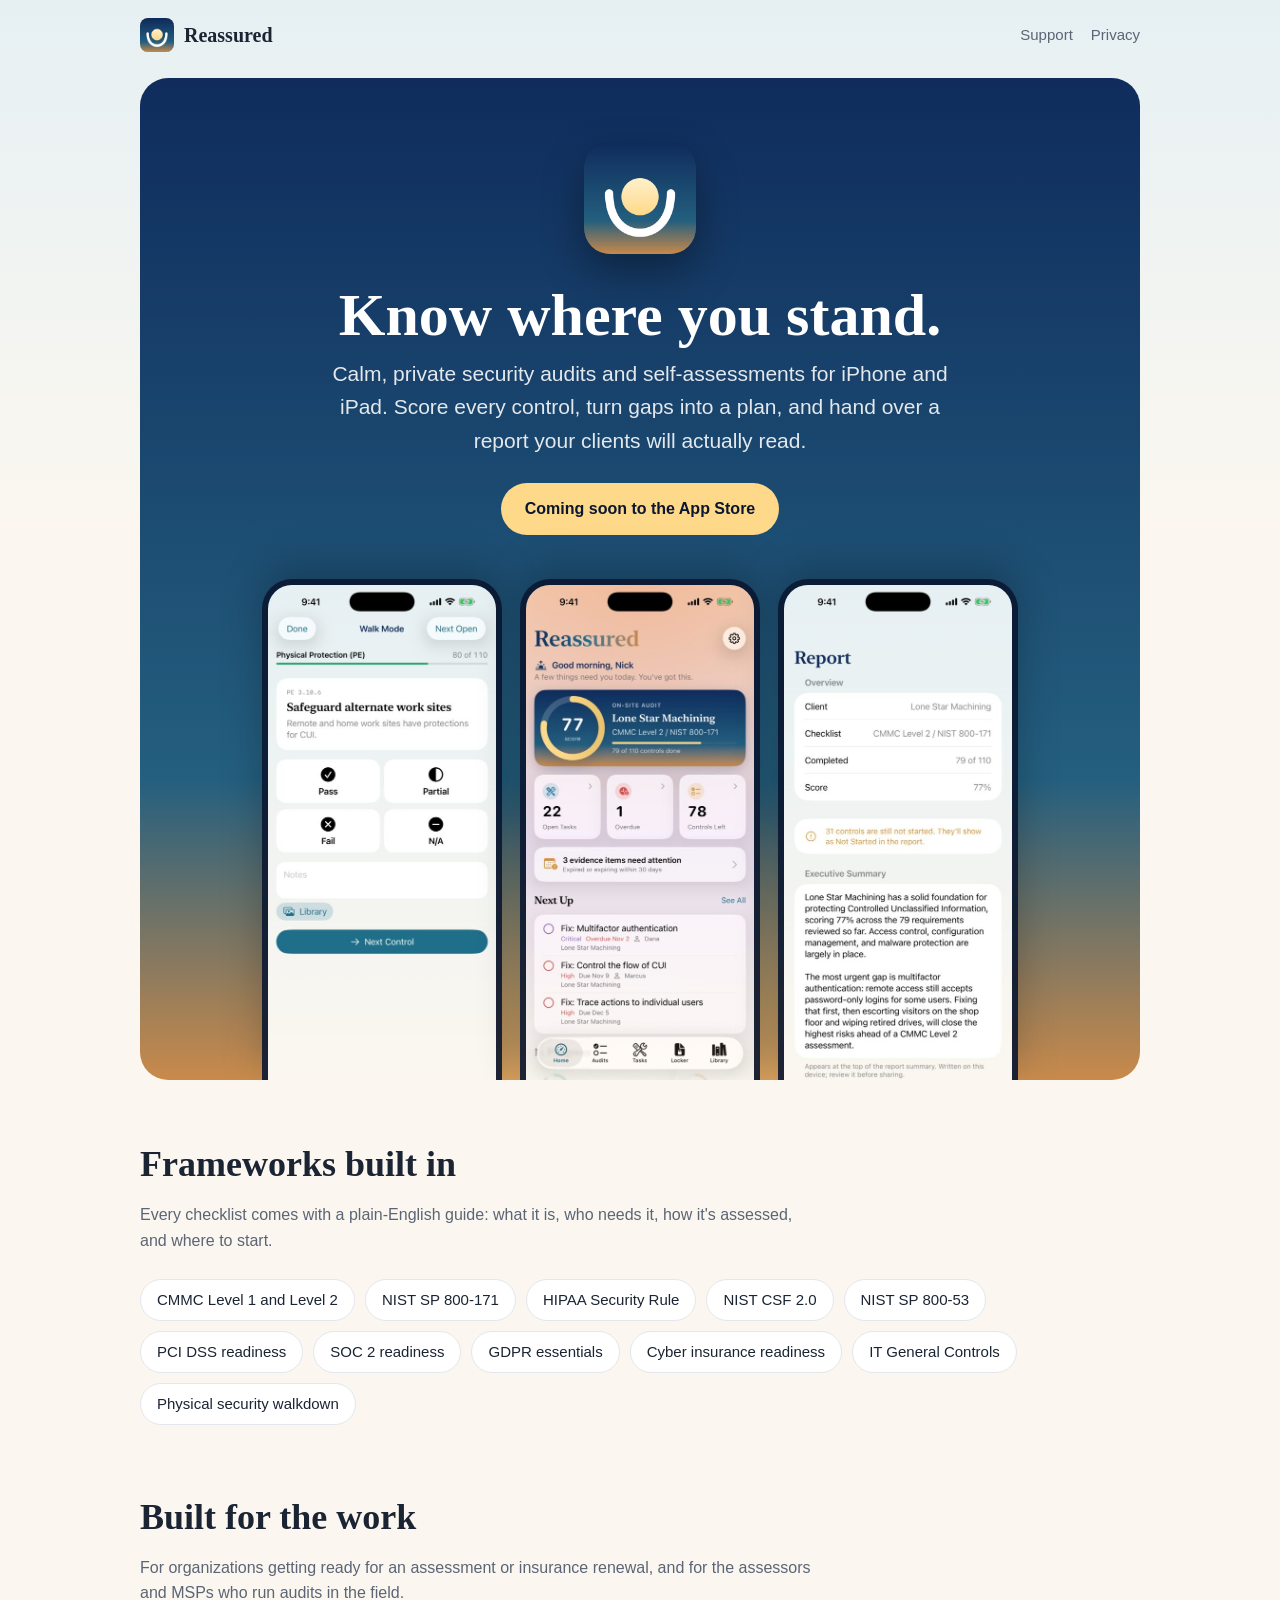
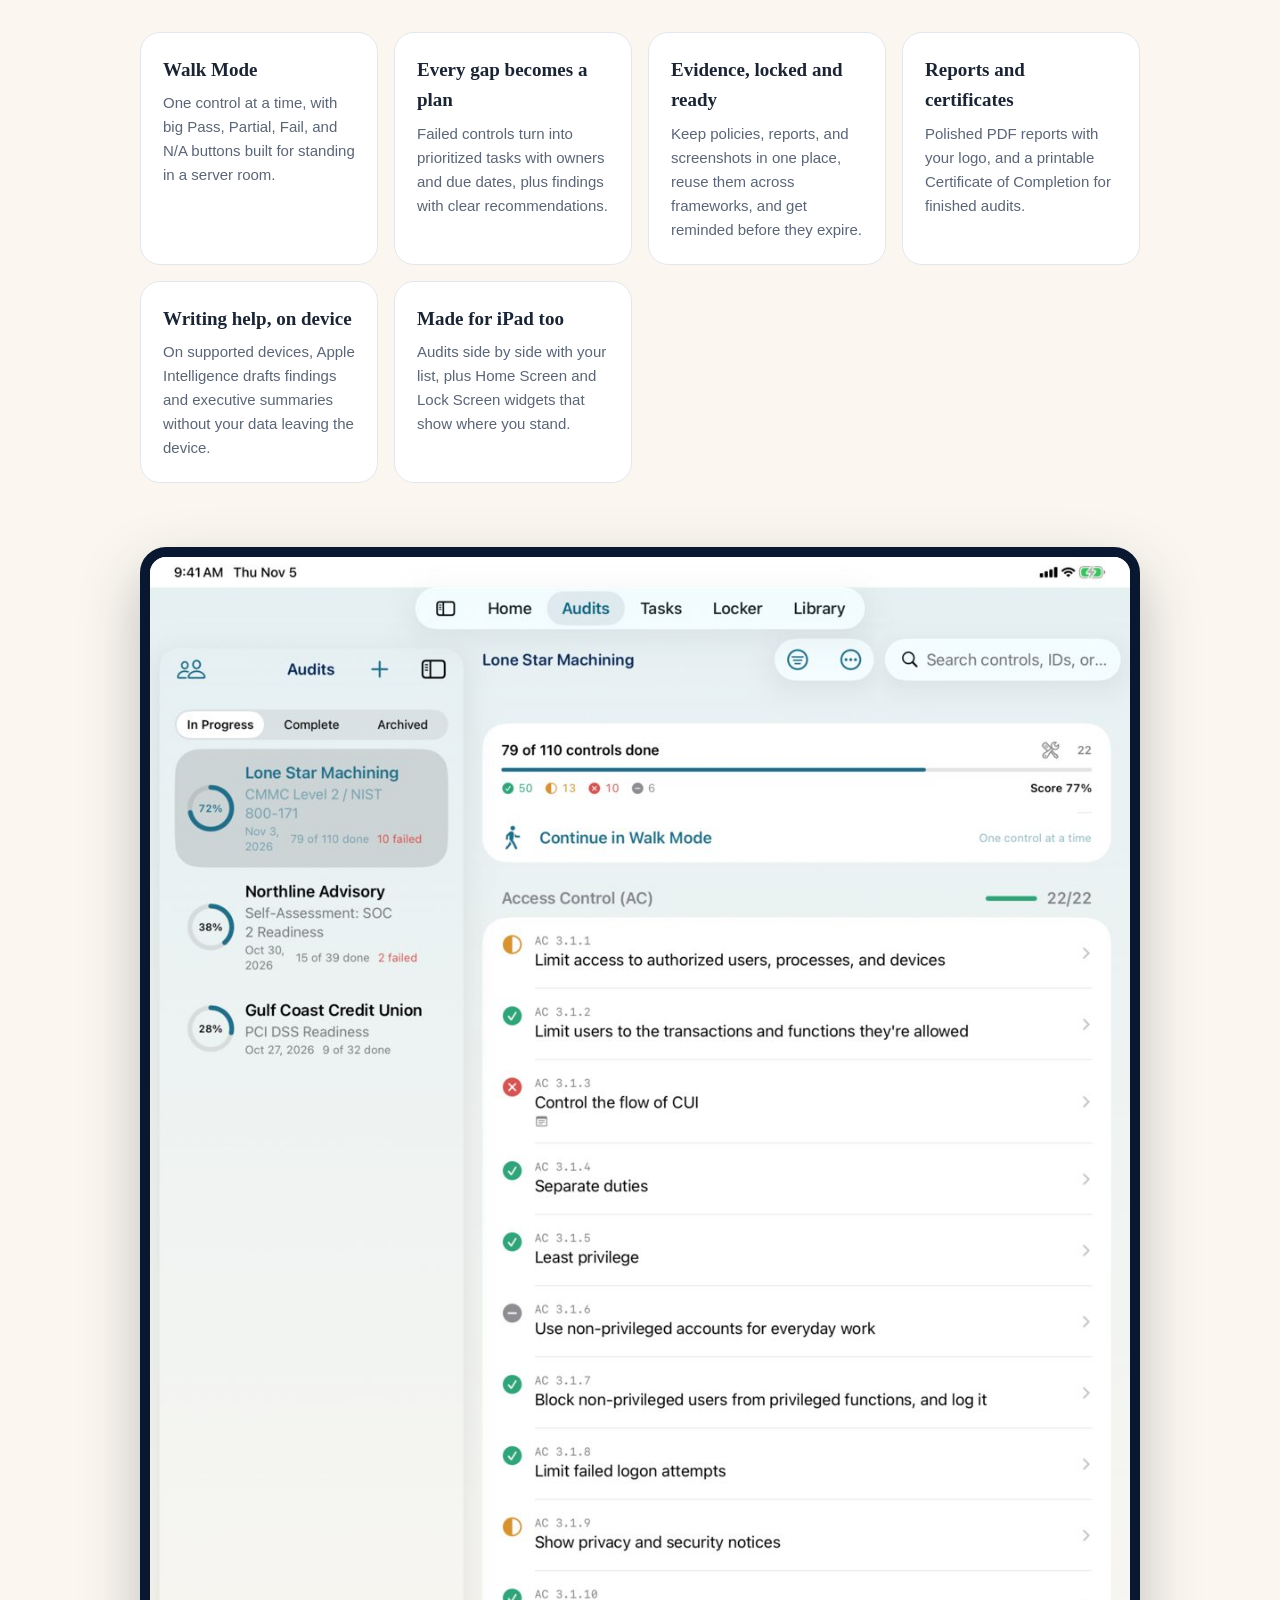
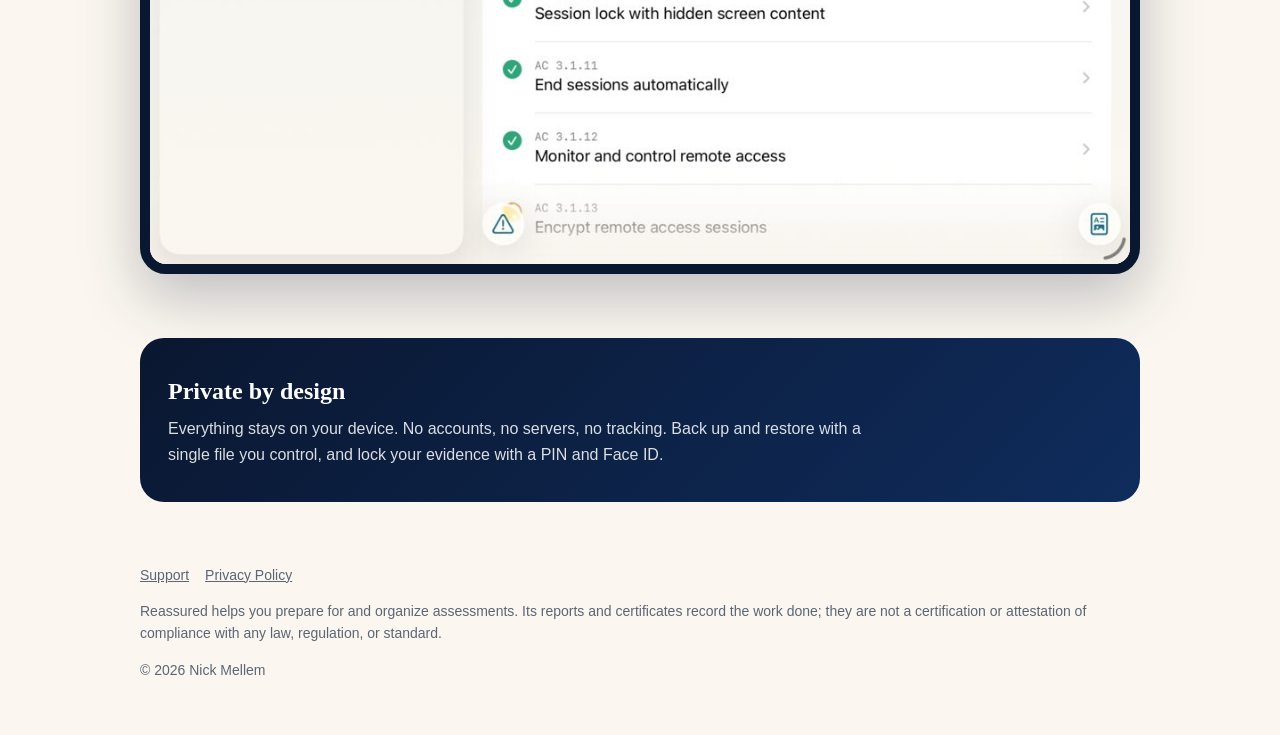
<file: site/index.html>
<!doctype html>
<html lang="en">
<head>
  <meta charset="utf-8">
  <meta name="viewport" content="width=device-width, initial-scale=1">
  <title>Reassured: Compliance Audits</title>
  <meta name="description" content="Calm, private security audits and self-assessments for iPhone and iPad. CMMC, HIPAA, SOC 2, PCI, NIST, and cyber insurance readiness built in.">
  <meta name="theme-color" content="#0F2C5C">
  <link rel="icon" href="images/favicon.png">
  <link rel="apple-touch-icon" href="images/icon.png">
  <link rel="stylesheet" href="styles.css">
</head>
<body>
  <div class="wrap">
    <header class="site">
      <a class="brand serif" href="index.html"><img src="images/icon.png" alt="">Reassured</a>
      <nav><a href="support.html">Support</a><a href="privacy.html">Privacy</a></nav>
    </header>

    <div class="hero">
      <img class="icon" src="images/icon.png" alt="Reassured app icon">
      <h1>Know where you stand.</h1>
      <p class="lede">Calm, private security audits and self-assessments for iPhone and iPad. Score every control, turn gaps into a plan, and hand over a report your clients will actually read.</p>
      <span class="badge soon">Coming soon to the App Store</span>
      <div class="shots">
        <img src="images/02-walk.jpg" alt="Walk Mode, one control at a time">
        <img src="images/01-home.jpg" alt="Home with the score and next steps">
        <img src="images/06-report.jpg" alt="A finished report">
      </div>
    </div>

    <section>
      <h2>Frameworks built in</h2>
      <p class="intro">Every checklist comes with a plain-English guide: what it is, who needs it, how it's assessed, and where to start.</p>
      <div class="pills">
        <span class="pill">CMMC Level 1 and Level 2</span>
        <span class="pill">NIST SP 800-171</span>
        <span class="pill">HIPAA Security Rule</span>
        <span class="pill">NIST CSF 2.0</span>
        <span class="pill">NIST SP 800-53</span>
        <span class="pill">PCI DSS readiness</span>
        <span class="pill">SOC 2 readiness</span>
        <span class="pill">GDPR essentials</span>
        <span class="pill">Cyber insurance readiness</span>
        <span class="pill">IT General Controls</span>
        <span class="pill">Physical security walkdown</span>
      </div>
    </section>

    <section>
      <h2>Built for the work</h2>
      <p class="intro">For organizations getting ready for an assessment or insurance renewal, and for the assessors and MSPs who run audits in the field.</p>
      <div class="grid">
        <div class="card"><h3>Walk Mode</h3><p>One control at a time, with big Pass, Partial, Fail, and N/A buttons built for standing in a server room.</p></div>
        <div class="card"><h3>Every gap becomes a plan</h3><p>Failed controls turn into prioritized tasks with owners and due dates, plus findings with clear recommendations.</p></div>
        <div class="card"><h3>Evidence, locked and ready</h3><p>Keep policies, reports, and screenshots in one place, reuse them across frameworks, and get reminded before they expire.</p></div>
        <div class="card"><h3>Reports and certificates</h3><p>Polished PDF reports with your logo, and a printable Certificate of Completion for finished audits.</p></div>
        <div class="card"><h3>Writing help, on device</h3><p>On supported devices, Apple Intelligence drafts findings and executive summaries without your data leaving the device.</p></div>
        <div class="card"><h3>Made for iPad too</h3><p>Audits side by side with your list, plus Home Screen and Lock Screen widgets that show where you stand.</p></div>
      </div>
    </section>

    <section>
      <img class="wide-shot" src="images/ipad-workspace.jpg" alt="Reassured on iPad, with the audit list beside a CMMC audit">
    </section>

    <div class="privacy">
      <h2>Private by design</h2>
      <p>Everything stays on your device. No accounts, no servers, no tracking. Back up and restore with a single file you control, and lock your evidence with a PIN and Face ID.</p>
    </div>

    <footer>
      <p><a href="support.html">Support</a><a href="privacy.html">Privacy Policy</a></p>
      <p>Reassured helps you prepare for and organize assessments. Its reports and certificates record the work done; they are not a certification or attestation of compliance with any law, regulation, or standard.</p>
      <p>&copy; 2026 Nick Mellem</p>
    </footer>
  </div>
</body>
</html>
</file>
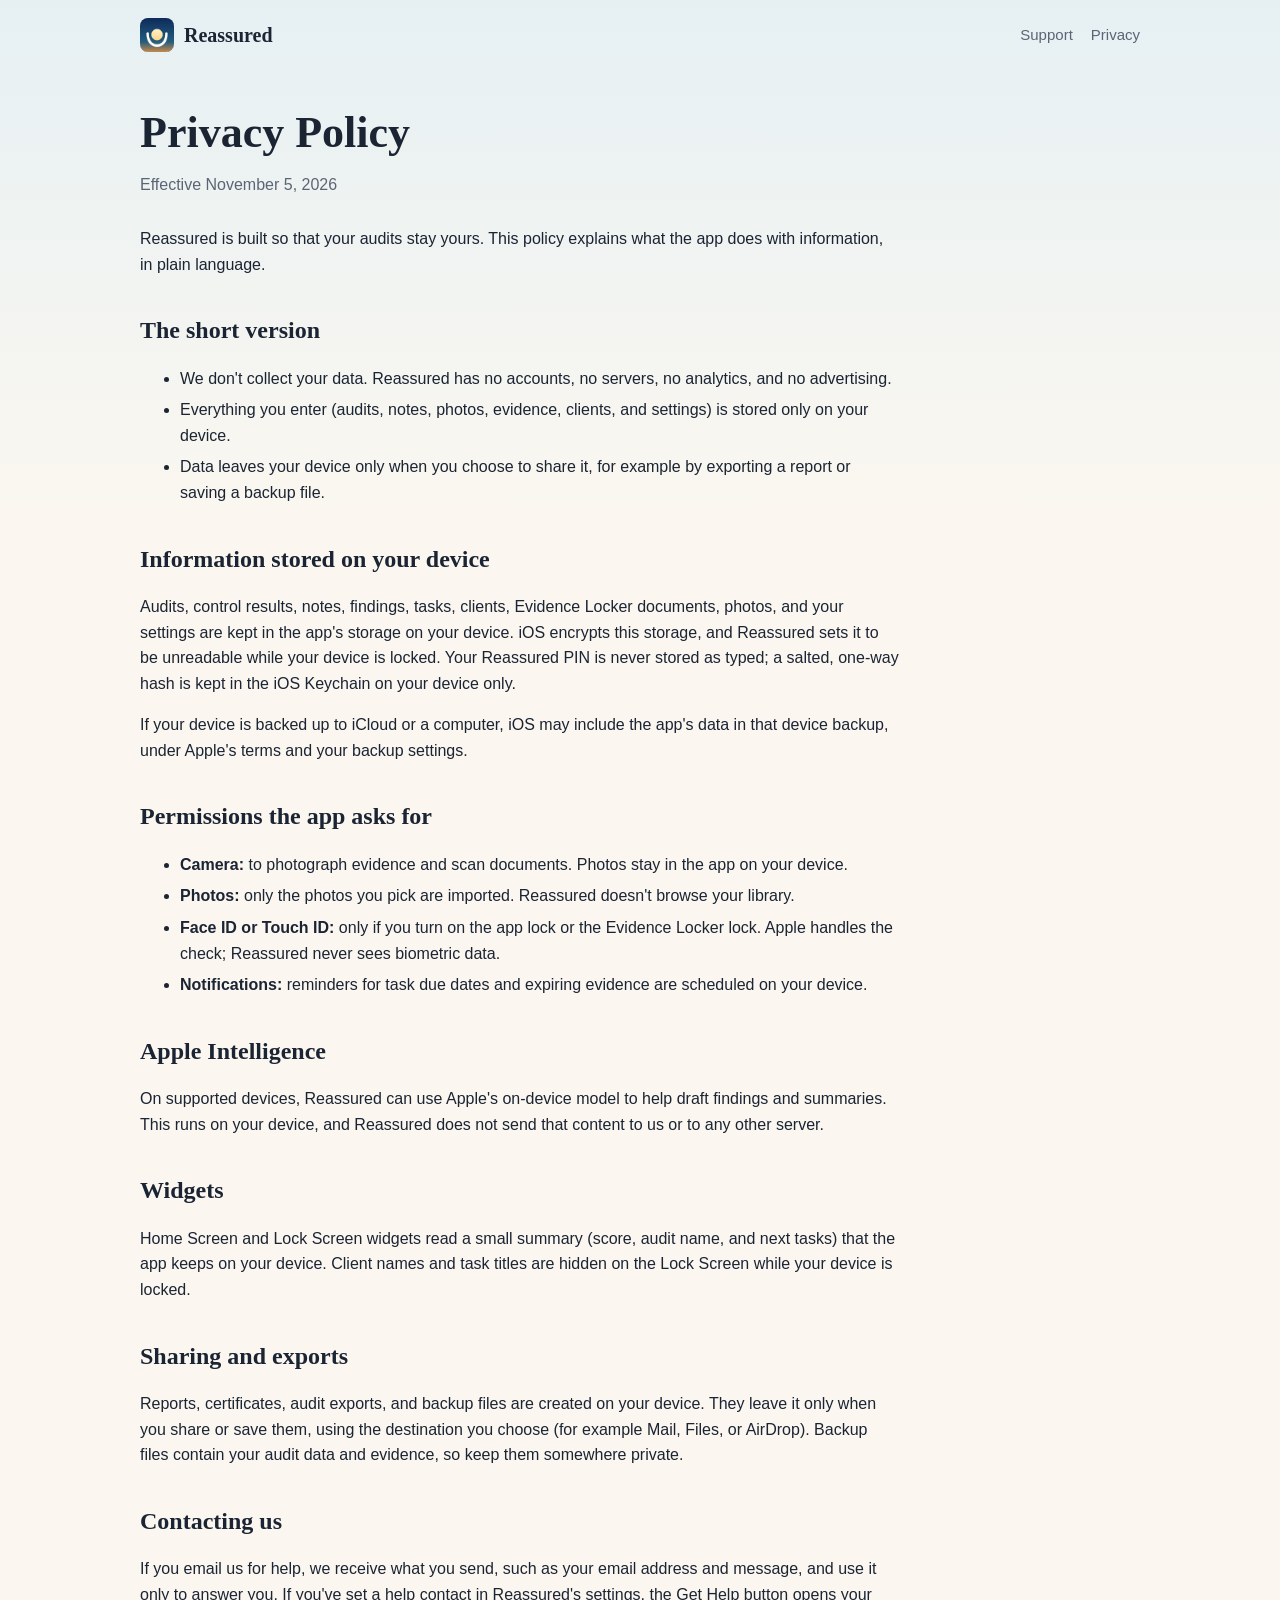
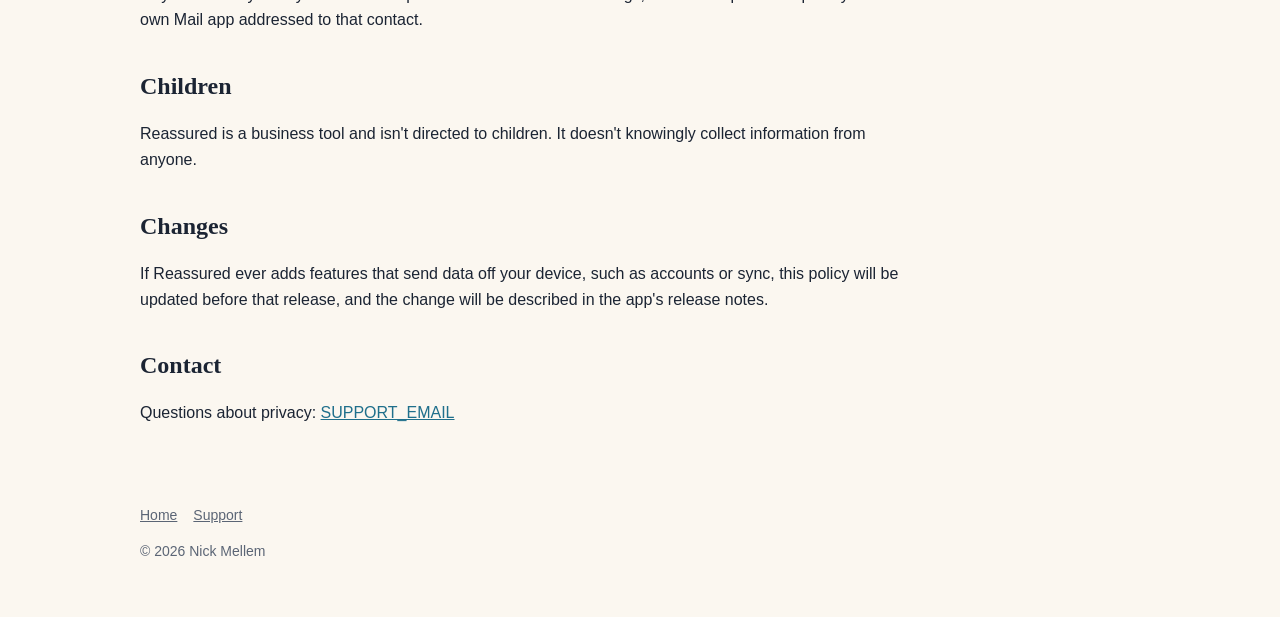
<file: site/privacy.html>
<!doctype html>
<html lang="en">
<head>
  <meta charset="utf-8">
  <meta name="viewport" content="width=device-width, initial-scale=1">
  <title>Privacy Policy: Reassured</title>
  <meta name="theme-color" content="#0F2C5C">
  <link rel="icon" href="images/favicon.png">
  <link rel="stylesheet" href="styles.css">
</head>
<body>
  <div class="wrap">
    <header class="site">
      <a class="brand serif" href="index.html"><img src="images/icon.png" alt="">Reassured</a>
      <nav><a href="support.html">Support</a><a href="privacy.html">Privacy</a></nav>
    </header>
    <main class="doc">
      <h1>Privacy Policy</h1>
      <p class="updated">Effective November 5, 2026</p>

      <p>Reassured is built so that your audits stay yours. This policy explains what the app does with information, in plain language.</p>

      <h2>The short version</h2>
      <ul>
        <li>We don't collect your data. Reassured has no accounts, no servers, no analytics, and no advertising.</li>
        <li>Everything you enter (audits, notes, photos, evidence, clients, and settings) is stored only on your device.</li>
        <li>Data leaves your device only when you choose to share it, for example by exporting a report or saving a backup file.</li>
      </ul>

      <h2>Information stored on your device</h2>
      <p>Audits, control results, notes, findings, tasks, clients, Evidence Locker documents, photos, and your settings are kept in the app's storage on your device. iOS encrypts this storage, and Reassured sets it to be unreadable while your device is locked. Your Reassured PIN is never stored as typed; a salted, one-way hash is kept in the iOS Keychain on your device only.</p>
      <p>If your device is backed up to iCloud or a computer, iOS may include the app's data in that device backup, under Apple's terms and your backup settings.</p>

      <h2>Permissions the app asks for</h2>
      <ul>
        <li><strong>Camera:</strong> to photograph evidence and scan documents. Photos stay in the app on your device.</li>
        <li><strong>Photos:</strong> only the photos you pick are imported. Reassured doesn't browse your library.</li>
        <li><strong>Face ID or Touch ID:</strong> only if you turn on the app lock or the Evidence Locker lock. Apple handles the check; Reassured never sees biometric data.</li>
        <li><strong>Notifications:</strong> reminders for task due dates and expiring evidence are scheduled on your device.</li>
      </ul>

      <h2>Apple Intelligence</h2>
      <p>On supported devices, Reassured can use Apple's on-device model to help draft findings and summaries. This runs on your device, and Reassured does not send that content to us or to any other server.</p>

      <h2>Widgets</h2>
      <p>Home Screen and Lock Screen widgets read a small summary (score, audit name, and next tasks) that the app keeps on your device. Client names and task titles are hidden on the Lock Screen while your device is locked.</p>

      <h2>Sharing and exports</h2>
      <p>Reports, certificates, audit exports, and backup files are created on your device. They leave it only when you share or save them, using the destination you choose (for example Mail, Files, or AirDrop). Backup files contain your audit data and evidence, so keep them somewhere private.</p>

      <h2>Contacting us</h2>
      <p>If you email us for help, we receive what you send, such as your email address and message, and use it only to answer you. If you've set a help contact in Reassured's settings, the Get Help button opens your own Mail app addressed to that contact.</p>

      <h2>Children</h2>
      <p>Reassured is a business tool and isn't directed to children. It doesn't knowingly collect information from anyone.</p>

      <h2>Changes</h2>
      <p>If Reassured ever adds features that send data off your device, such as accounts or sync, this policy will be updated before that release, and the change will be described in the app's release notes.</p>

      <h2>Contact</h2>
      <p>Questions about privacy: <a href="mailto:SUPPORT_EMAIL">SUPPORT_EMAIL</a></p>
    </main>
    <footer><p><a href="index.html">Home</a><a href="support.html">Support</a></p><p>&copy; 2026 Nick Mellem</p></footer>
  </div>
</body>
</html>
</file>
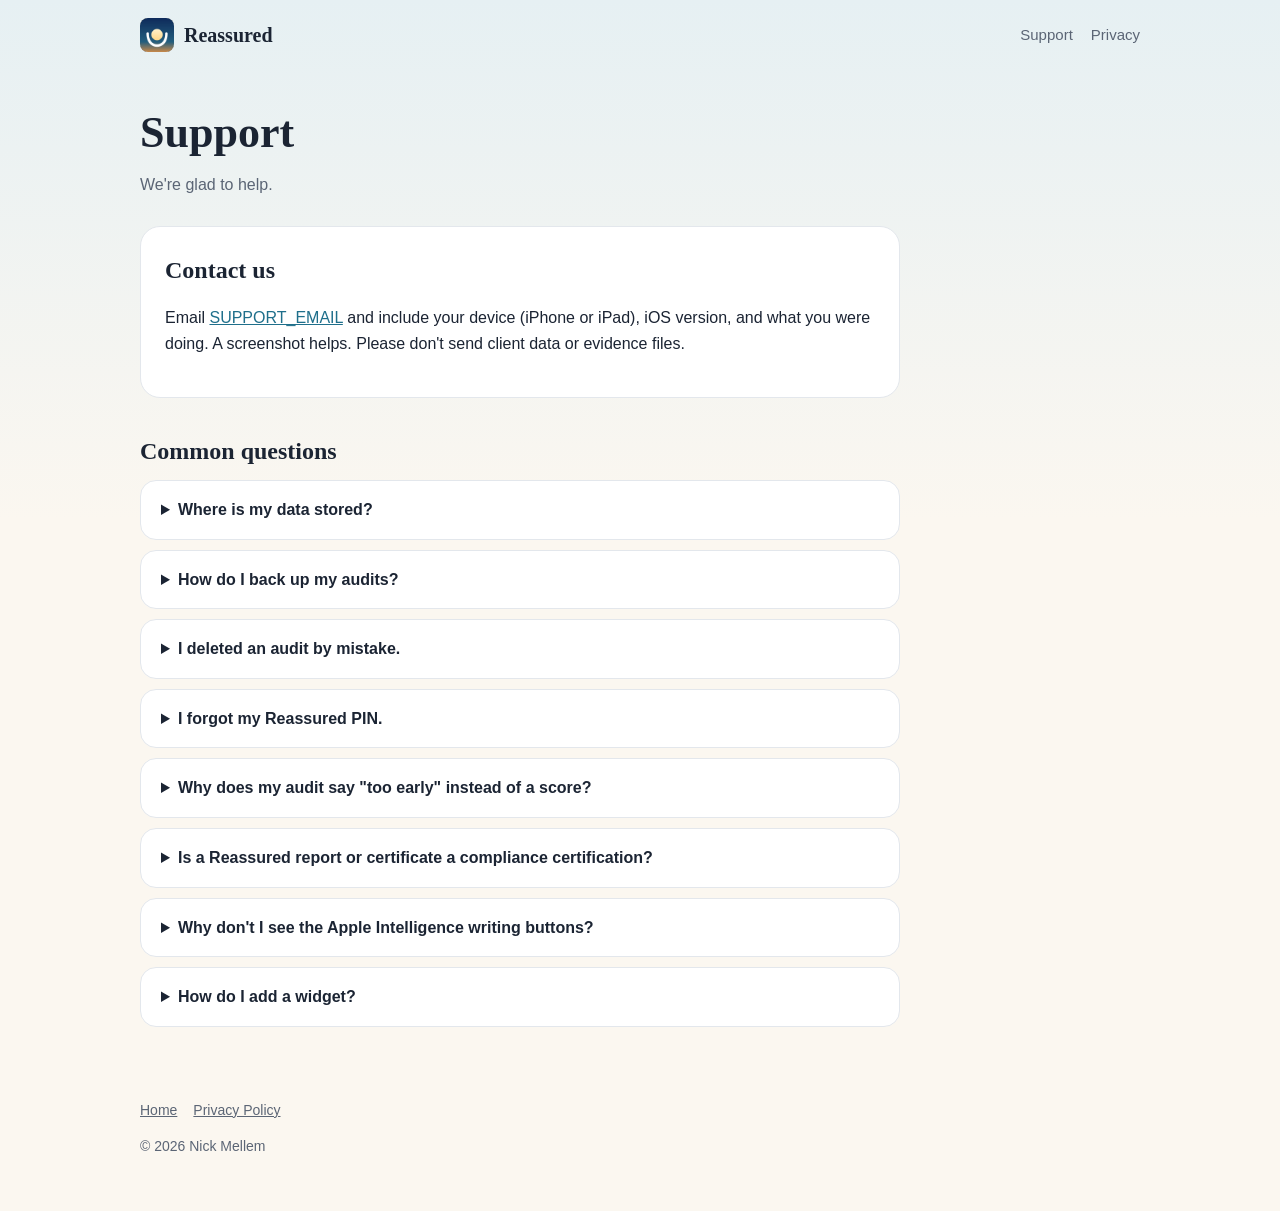
<file: site/support.html>
<!doctype html>
<html lang="en">
<head>
  <meta charset="utf-8">
  <meta name="viewport" content="width=device-width, initial-scale=1">
  <title>Support: Reassured</title>
  <meta name="theme-color" content="#0F2C5C">
  <link rel="icon" href="images/favicon.png">
  <link rel="stylesheet" href="styles.css">
</head>
<body>
  <div class="wrap">
    <header class="site">
      <a class="brand serif" href="index.html"><img src="images/icon.png" alt="">Reassured</a>
      <nav><a href="support.html">Support</a><a href="privacy.html">Privacy</a></nav>
    </header>
    <main class="doc">
      <h1>Support</h1>
      <p class="updated">We're glad to help.</p>

      <div class="contact">
        <h2 style="margin-top:0">Contact us</h2>
        <p>Email <a href="mailto:SUPPORT_EMAIL?subject=Reassured%20support">SUPPORT_EMAIL</a> and include your device (iPhone or iPad), iOS version, and what you were doing. A screenshot helps. Please don't send client data or evidence files.</p>
      </div>

      <h2>Common questions</h2>
      <div class="faq">
        <details><summary>Where is my data stored?</summary><p>Only on your device. Reassured has no accounts or servers. To move audits to another device, use Settings, then Backup and Restore.</p></details>
        <details><summary>How do I back up my audits?</summary><p>Open Settings, then Backup and Restore, then Create Backup. Save the file to Files, iCloud Drive, or your computer. Restoring adds anything that isn't already on the device and never deletes or duplicates audits.</p></details>
        <details><summary>I deleted an audit by mistake.</summary><p>Deleted audits wait in Recently Deleted for 30 days. Open the Audits tab, scroll to Recently Deleted at the bottom, and tap Restore.</p></details>
        <details><summary>I forgot my Reassured PIN.</summary><p>On the PIN screen, tap Forgot PIN, confirm it's you with Face ID, Touch ID, or your device passcode, then choose a new PIN.</p></details>
        <details><summary>Why does my audit say "too early" instead of a score?</summary><p>An audit shows a score once at least 5 controls are answered Pass, Partial, or Fail, so a couple of early answers don't read as 100%.</p></details>
        <details><summary>Is a Reassured report or certificate a compliance certification?</summary><p>No. Reports and certificates record the assessment that was done. They aren't a certification or attestation of compliance with any law, regulation, or standard. Formal certifications, like a CMMC Level 2 certification or a SOC 2 report, come from authorized assessors.</p></details>
        <details><summary>Why don't I see the Apple Intelligence writing buttons?</summary><p>They appear only on devices that support Apple Intelligence, with it turned on in Settings.</p></details>
        <details><summary>How do I add a widget?</summary><p>Touch and hold your Home Screen, tap Edit, then Add Widget, and search for Reassured. For the Lock Screen, touch and hold the Lock Screen, tap Customize, then add a Reassured widget.</p></details>
      </div>
    </main>
    <footer><p><a href="index.html">Home</a><a href="privacy.html">Privacy Policy</a></p><p>&copy; 2026 Nick Mellem</p></footer>
  </div>
</body>
</html>
</file>
<file: site/styles.css>
:root {
  --navy: #0F2C5C;
  --deep: #0A1730;
  --teal: #245F7F;
  --ember: #C98A4B;
  --sun: #FFD98A;
  --sun-light: #FFF1CC;
  --ink: #1B2433;
  --muted: #5B6575;
  --paper: #FBF7F0;
  --mist: #E6F0F3;
  --card: #FFFFFF;
  --line: #E3E7EC;
  --accent: #1F6F8B;
}
@media (prefers-color-scheme: dark) {
  :root {
    --ink: #EEF2F7;
    --muted: #A7B2C2;
    --paper: #081224;
    --mist: #0B1A33;
    --card: #14284A;
    --line: #22365A;
    --accent: #6CC3D6;
  }
}
* { box-sizing: border-box; }
html { -webkit-text-size-adjust: 100%; }
body {
  margin: 0;
  font-family: -apple-system, BlinkMacSystemFont, "Segoe UI", Inter, Roboto, sans-serif;
  color: var(--ink);
  background: linear-gradient(180deg, var(--mist), var(--paper) 520px);
  line-height: 1.6;
}
a { color: var(--accent); }
.serif, h1, h2, h3 { font-family: "New York", ui-serif, Georgia, "Times New Roman", serif; font-weight: 600; }
.wrap { max-width: 1040px; margin: 0 auto; padding: 0 20px; }
header.site { display: flex; align-items: center; justify-content: space-between; padding: 18px 0; }
header.site a.brand { display: flex; align-items: center; gap: 10px; text-decoration: none; color: var(--ink); font-size: 20px; }
header.site a.brand img { width: 34px; height: 34px; border-radius: 8px; }
header.site nav a { margin-left: 18px; text-decoration: none; color: var(--muted); font-size: 15px; }
.hero {
  margin-top: 8px; border-radius: 28px; color: white; overflow: hidden;
  background: radial-gradient(ellipse 60% 40% at 50% 100%, rgba(255,217,138,.45), transparent 70%),
              linear-gradient(180deg, var(--navy) 0%, var(--teal) 70%, var(--ember) 100%);
  padding: 64px 28px 0; text-align: center;
}
.hero img.icon { width: 112px; height: 112px; border-radius: 26px; box-shadow: 0 18px 40px rgba(0,0,0,.35); }
.hero h1 { font-size: clamp(36px, 6vw, 60px); line-height: 1.05; margin: 22px 0 10px; }
.hero p.lede { font-size: clamp(17px, 2.2vw, 21px); max-width: 640px; margin: 0 auto 26px; color: rgba(255,255,255,.88); }
.badge {
  display: inline-block; background: var(--sun); color: var(--deep); text-decoration: none;
  font-weight: 700; padding: 13px 24px; border-radius: 999px; font-size: 16px;
}
.badge.soon { cursor: default; }
.hero .shots { display: flex; justify-content: center; gap: 18px; margin-top: 44px; }
.hero .shots img { width: min(30%, 240px); border-radius: 30px 30px 0 0; border: 6px solid rgba(10,23,48,.9); border-bottom: 0; box-shadow: 0 -10px 40px rgba(0,0,0,.25); display: block; }
section { padding: 56px 0 8px; }
section h2 { font-size: clamp(26px, 3.6vw, 36px); margin: 0 0 8px; }
section p.intro { color: var(--muted); margin: 0 0 26px; max-width: 680px; }
.grid { display: grid; grid-template-columns: repeat(auto-fit, minmax(230px, 1fr)); gap: 16px; }
.card { background: var(--card); border: 1px solid var(--line); border-radius: 20px; padding: 22px; }
.card h3 { margin: 0 0 6px; font-size: 19px; }
.card p { margin: 0; color: var(--muted); font-size: 15px; }
.pills { display: flex; flex-wrap: wrap; gap: 10px; }
.pill { background: var(--card); border: 1px solid var(--line); border-radius: 999px; padding: 8px 16px; font-size: 15px; }
.wide-shot { width: 100%; border-radius: 26px; border: 10px solid #0A1730; display: block; box-shadow: 0 24px 60px rgba(10,23,48,.25); }
.privacy {
  margin-top: 56px; border-radius: 24px; padding: 34px 28px; color: white;
  background: linear-gradient(135deg, var(--deep), var(--navy));
}
.privacy h2 { margin: 0 0 6px; }
.privacy p { margin: 0; color: rgba(255,255,255,.85); max-width: 720px; }
footer { padding: 48px 0 40px; color: var(--muted); font-size: 14px; }
footer a { color: var(--muted); margin-right: 16px; }
.doc { max-width: 760px; }
.doc h1 { font-size: clamp(32px, 5vw, 44px); margin: 28px 0 4px; }
.doc .updated { color: var(--muted); margin: 0 0 28px; }
.doc h2 { font-size: 24px; margin: 34px 0 8px; }
.doc li { margin: 6px 0; }
.faq details { background: var(--card); border: 1px solid var(--line); border-radius: 16px; padding: 16px 20px; margin: 10px 0; }
.faq summary { cursor: pointer; font-weight: 600; }
.faq details p { color: var(--muted); margin: 10px 0 0; }
.contact { background: var(--card); border: 1px solid var(--line); border-radius: 20px; padding: 24px; margin: 24px 0; }
@media (max-width: 640px) {
  .hero { padding-top: 44px; border-radius: 22px; }
  .hero .shots img:nth-child(3) { display: none; }
  .hero .shots img { width: 44%; }
  header.site nav a { margin-left: 12px; }
}
</file>
